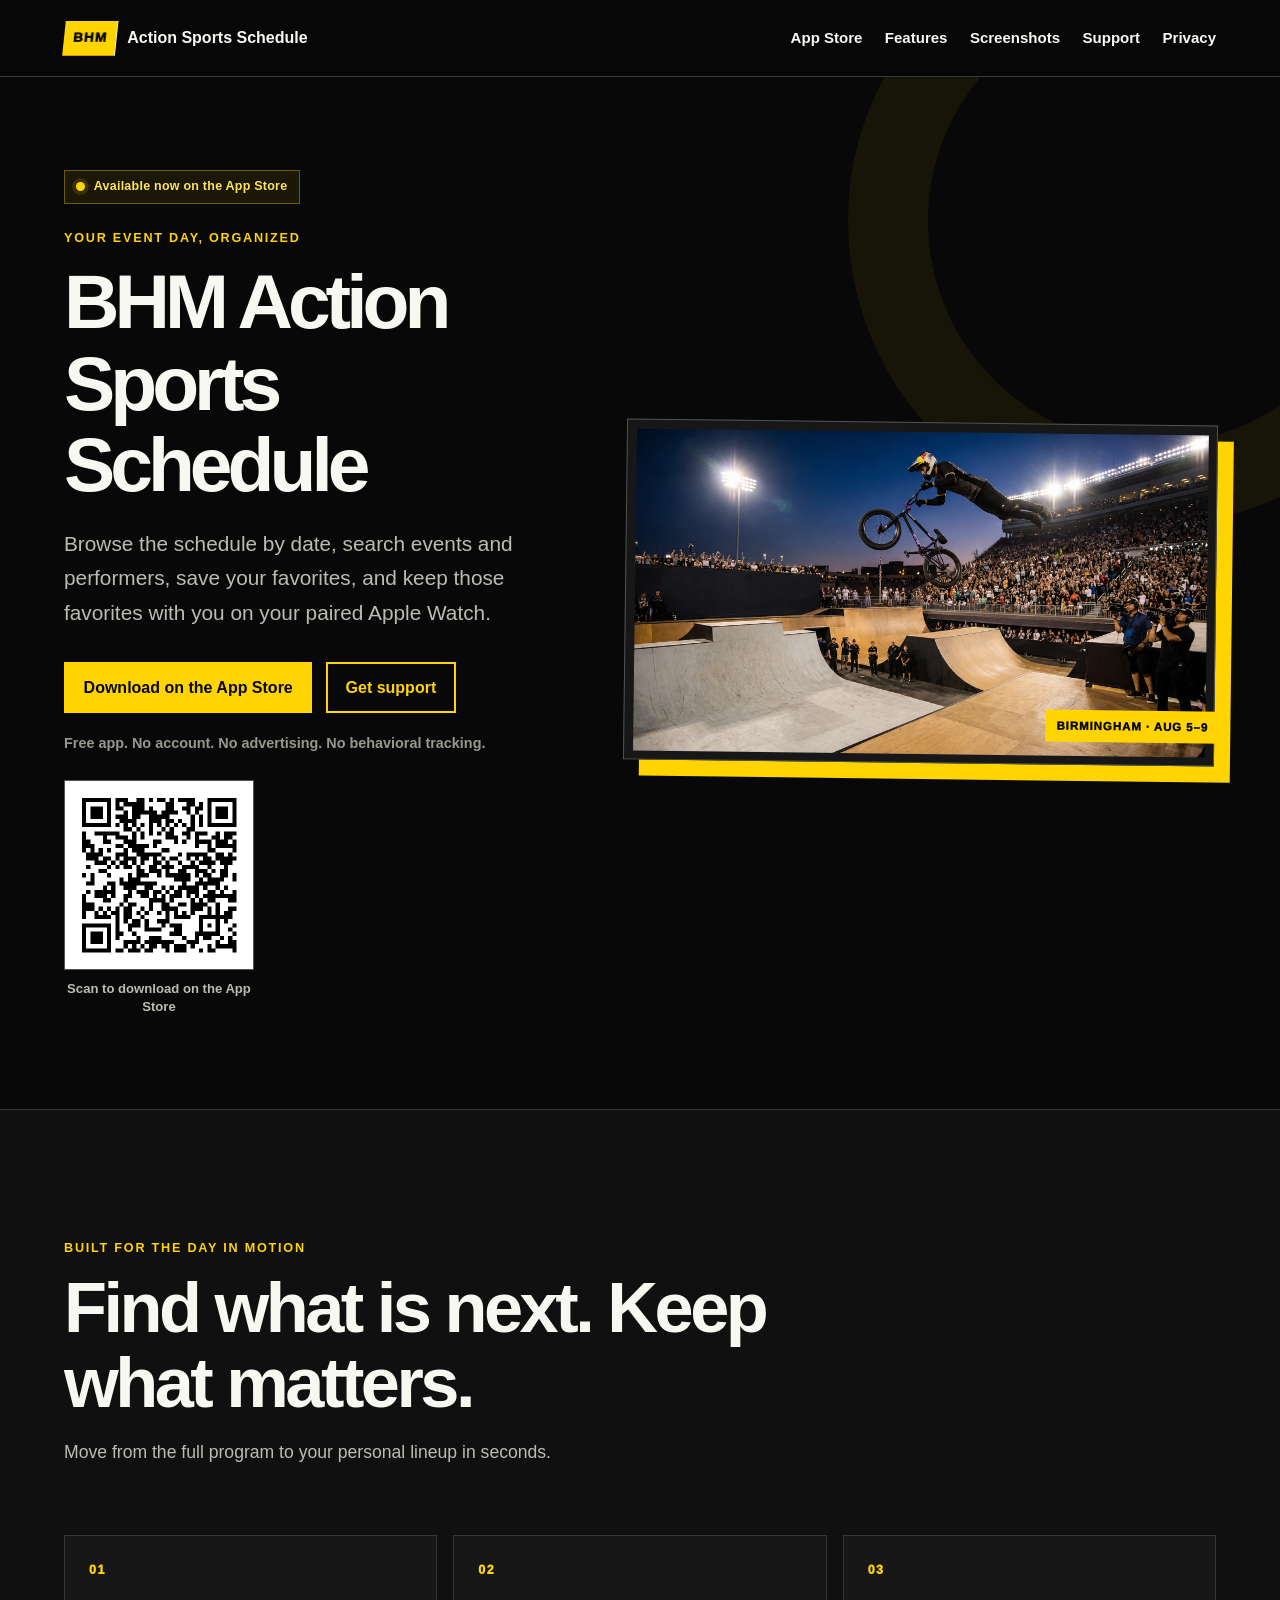
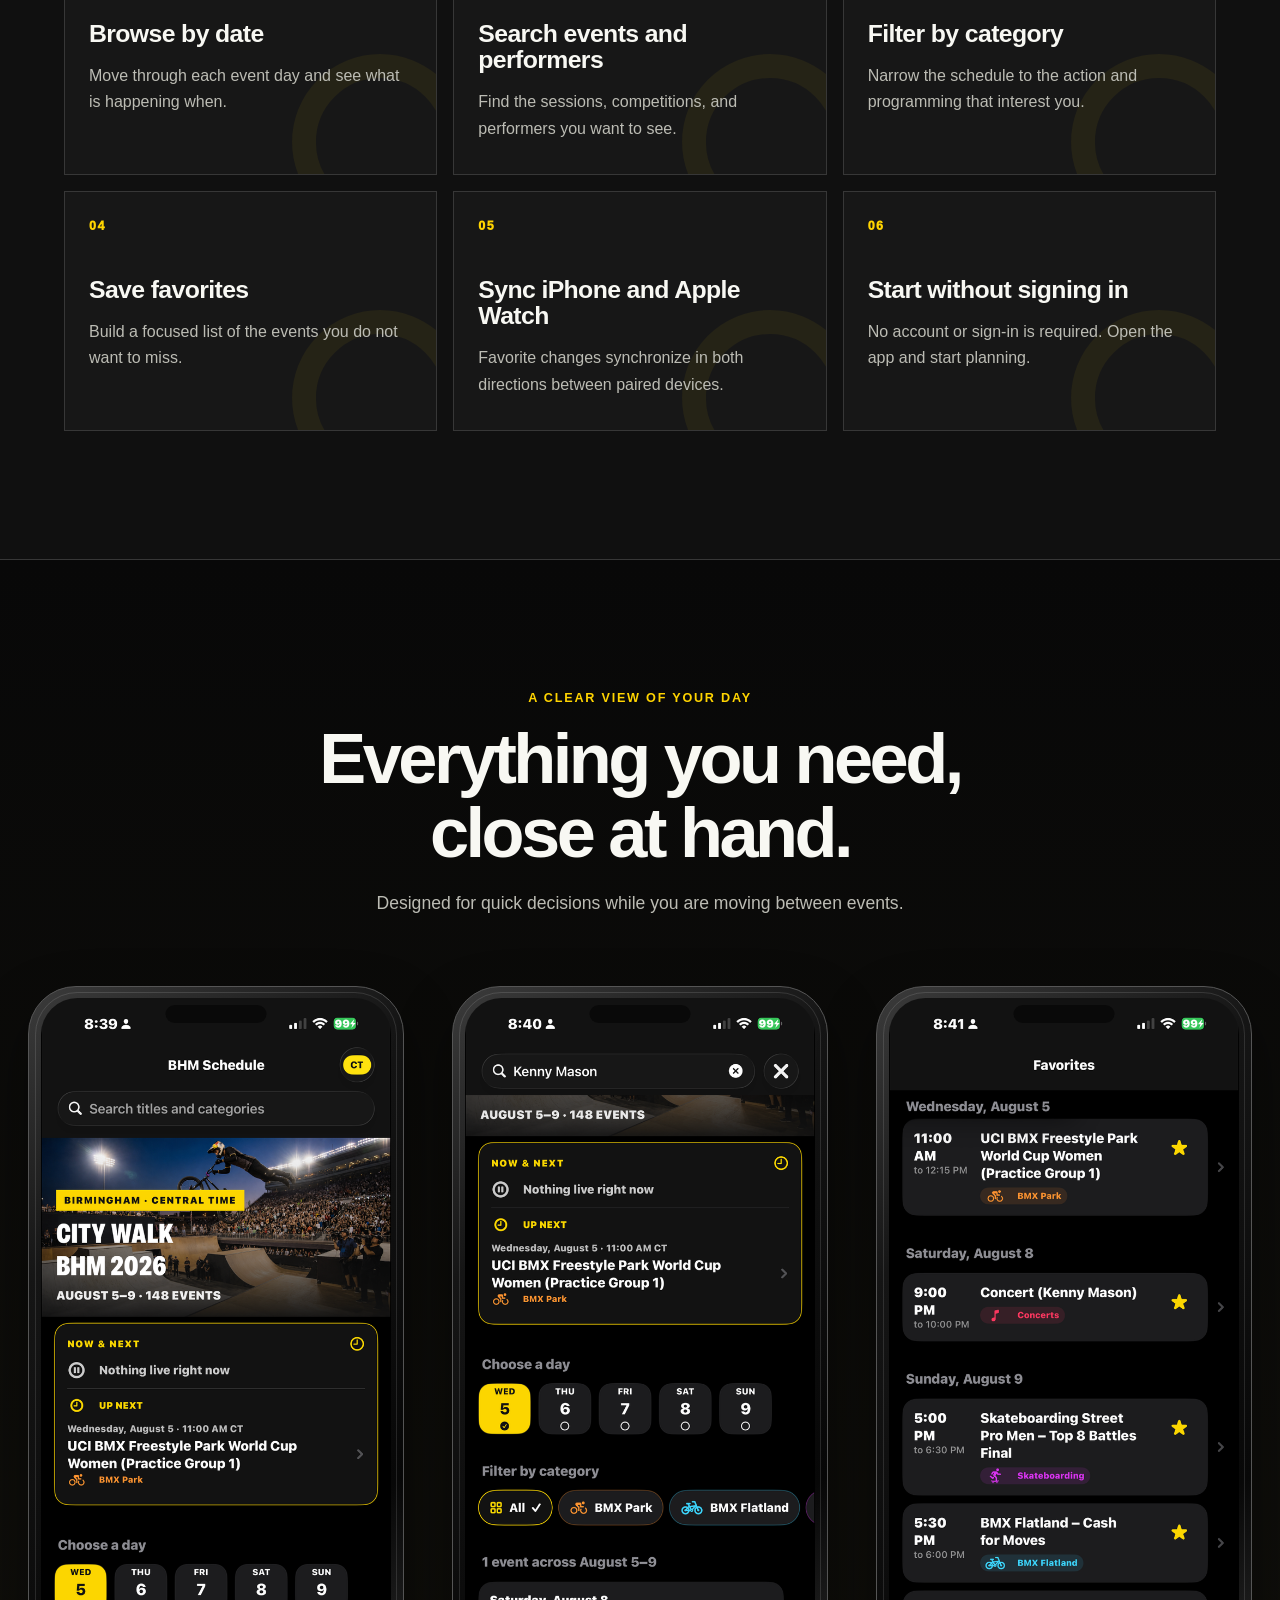
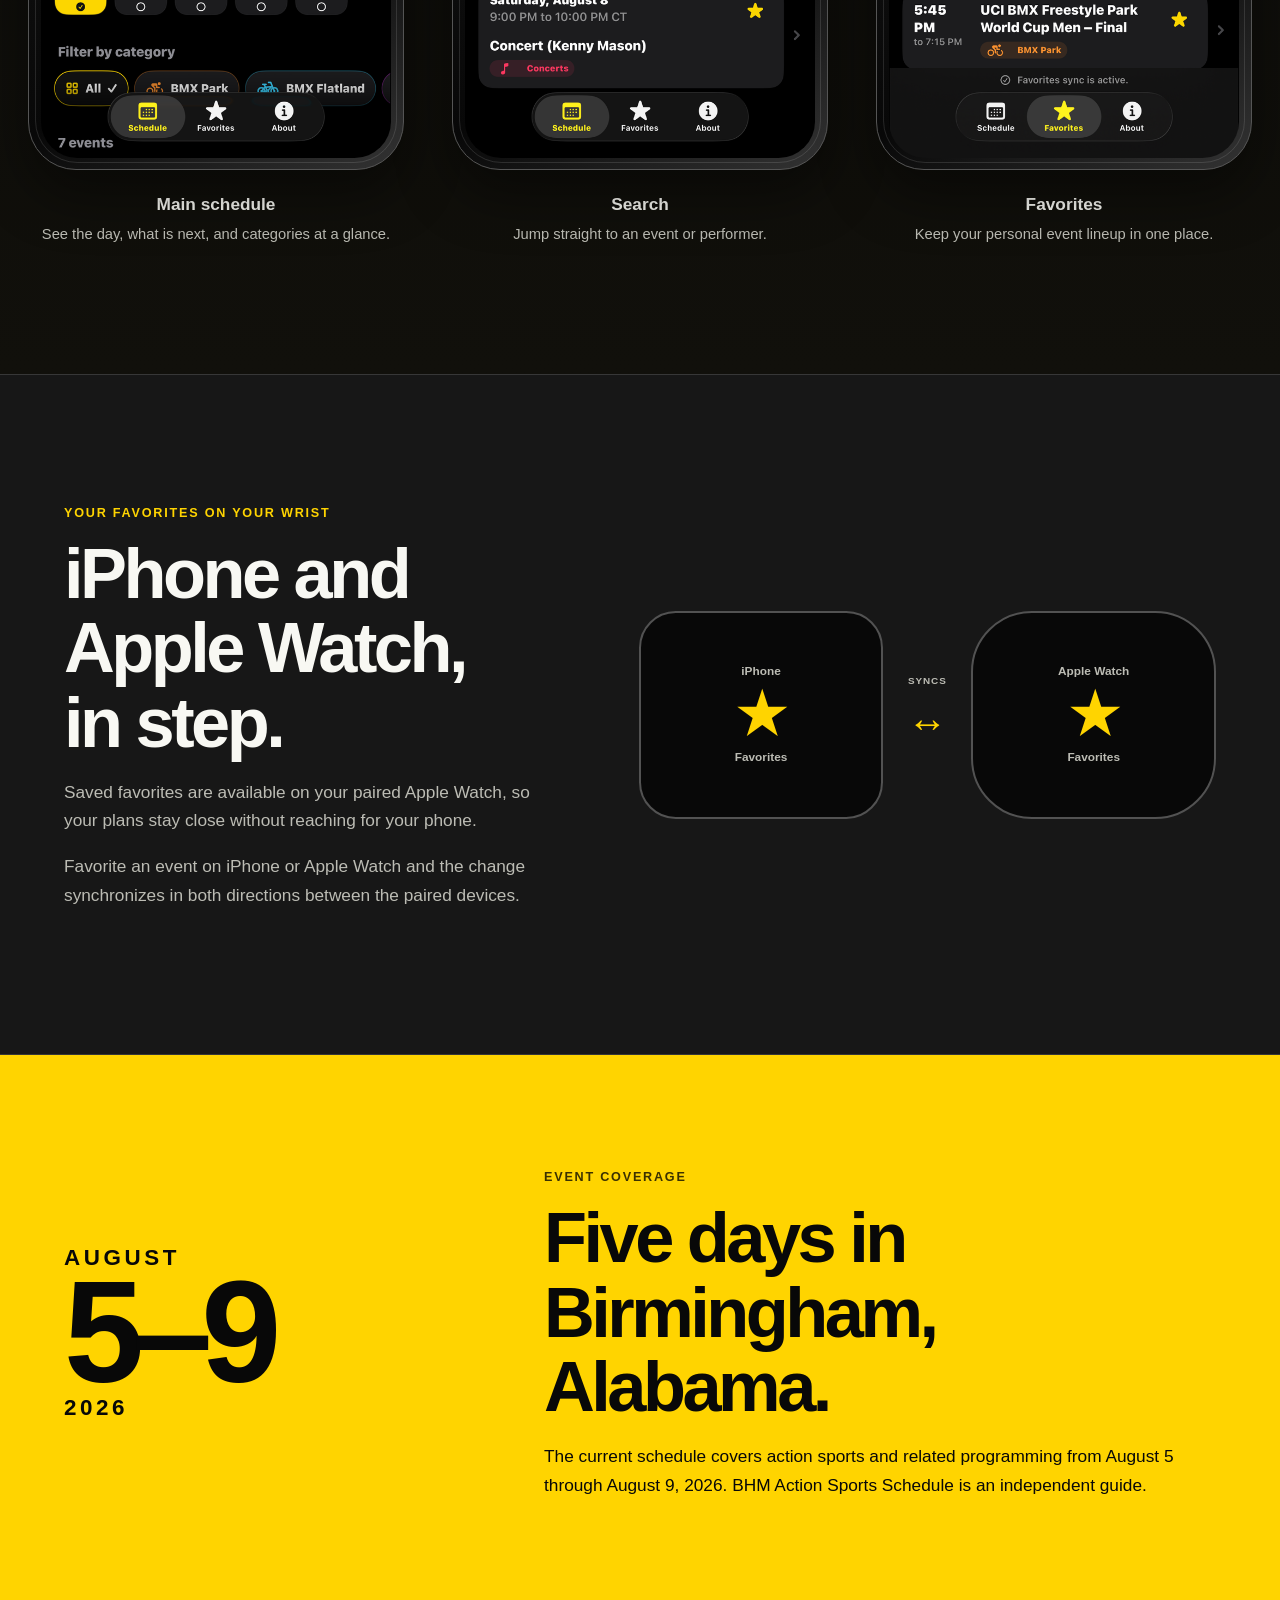
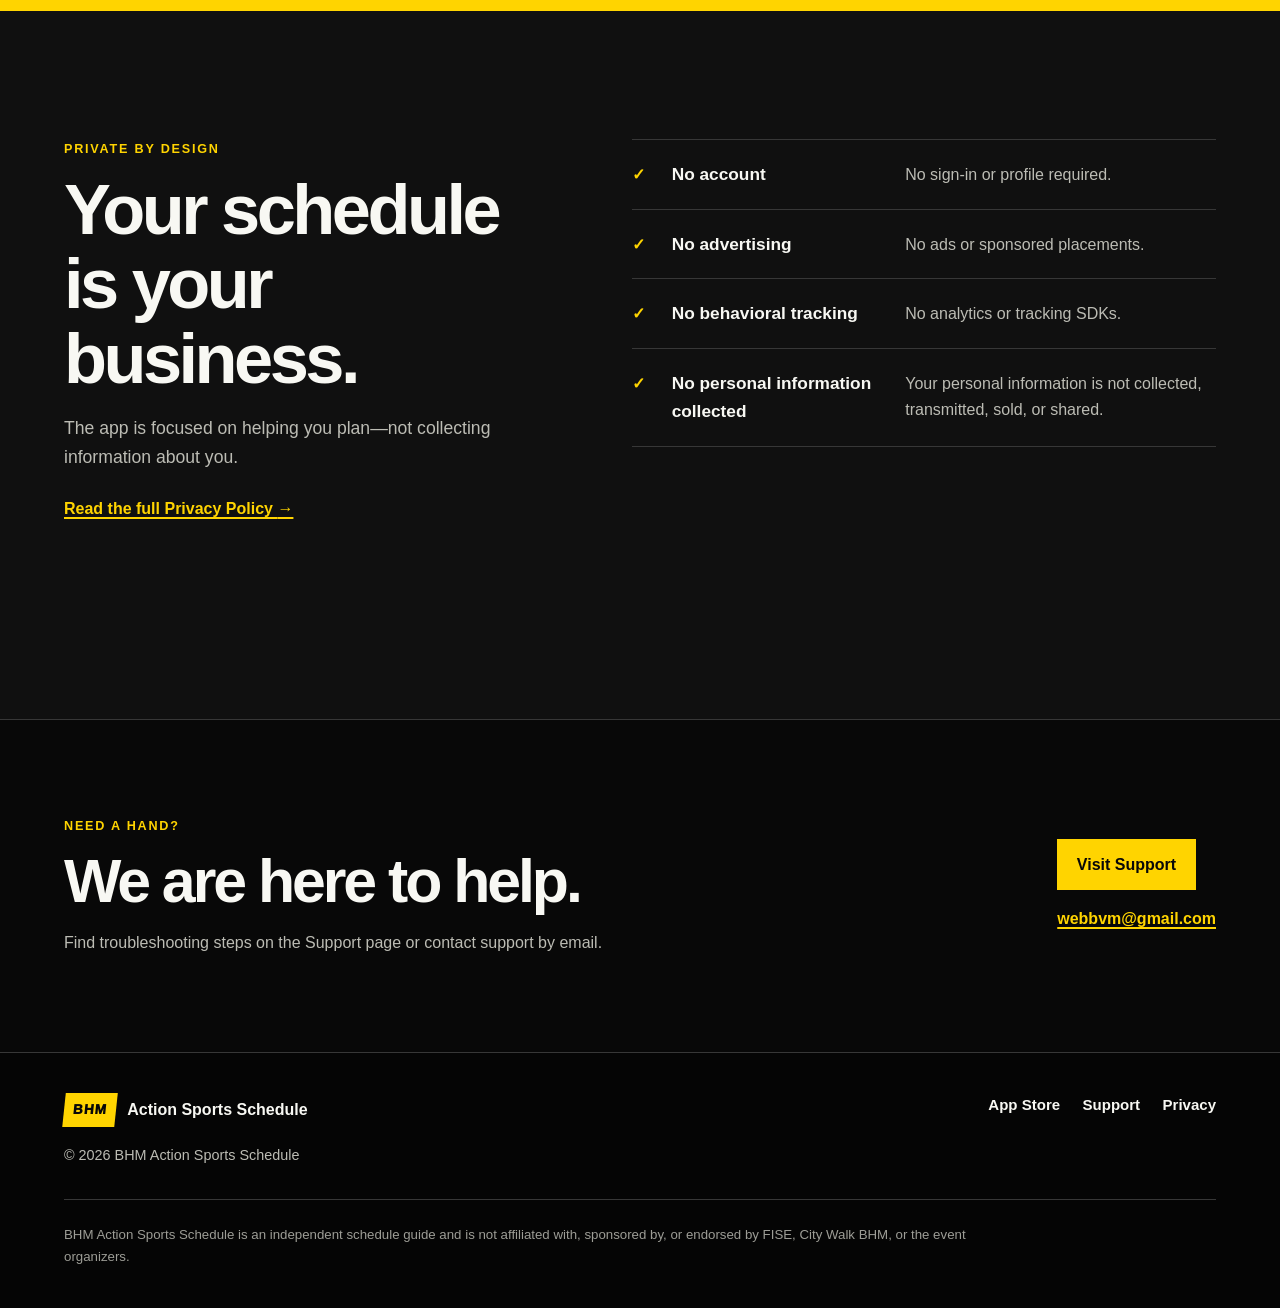
<file: index.html>
<!DOCTYPE html>
<html lang="en">
<head>
  <meta charset="utf-8">
  <meta name="viewport" content="width=device-width, initial-scale=1">
  <meta name="description" content="Download the free BHM Action Sports Schedule app for iPhone and Apple Watch. Browse the August 5–9, 2026 schedule, search, filter, and save favorites.">
  <meta name="robots" content="index, follow">
  <meta name="theme-color" content="#ffd400">
  <link rel="canonical" href="https://212hog.github.io/bhm-action-sports-schedule-pages/">

  <meta property="og:type" content="website">
  <meta property="og:site_name" content="BHM Action Sports Schedule">
  <meta property="og:title" content="BHM Action Sports Schedule">
  <meta property="og:description" content="Available now on the App Store: a free, private schedule guide for August 5–9, 2026 on iPhone and Apple Watch.">
  <meta property="og:url" content="https://212hog.github.io/bhm-action-sports-schedule-pages/">
  <meta property="og:image" content="https://212hog.github.io/bhm-action-sports-schedule-pages/assets/images/bhm-action-sports-hero.png">
  <meta property="og:image:width" content="1672">
  <meta property="og:image:height" content="941">
  <meta property="og:image:alt" content="A BMX rider performing above a ramp in front of a crowd">

  <meta name="twitter:card" content="summary_large_image">
  <meta name="twitter:title" content="BHM Action Sports Schedule">
  <meta name="twitter:description" content="Available now on the App Store. Browse, search, filter, and save the August 5–9, 2026 schedule on iPhone and Apple Watch.">
  <meta name="twitter:image" content="https://212hog.github.io/bhm-action-sports-schedule-pages/assets/images/bhm-action-sports-hero.png">
  <meta name="twitter:image:alt" content="A BMX rider performing above a ramp in front of a crowd">

  <title>BHM Action Sports Schedule | Birmingham Event Guide</title>
  <link rel="icon" href="./assets/site-icon.svg" type="image/svg+xml">
  <link rel="stylesheet" href="./styles.css">
</head>
<body>
  <a class="skip-link" href="#main-content">Skip to main content</a>

  <header class="site-header">
    <div class="shell header-inner">
      <a class="brand" href="./" aria-label="BHM Action Sports Schedule home" aria-current="page">
        <span class="brand-mark" aria-hidden="true">BHM</span>
        <span class="brand-name">Action Sports Schedule</span>
      </a>

      <nav class="desktop-nav" aria-label="Primary navigation">
        <a href="https://apps.apple.com/us/app/bhm-action-sports-schedule/id6797102752" aria-label="Download BHM Action Sports Schedule on the App Store">App Store</a>
        <a href="#features">Features</a>
        <a href="#screenshots">Screenshots</a>
        <a href="./support/">Support</a>
        <a href="./privacy/">Privacy</a>
      </nav>

      <details class="mobile-nav">
        <summary>Menu</summary>
        <nav aria-label="Mobile navigation">
          <a href="https://apps.apple.com/us/app/bhm-action-sports-schedule/id6797102752" aria-label="Download BHM Action Sports Schedule on the App Store">App Store</a>
          <a href="#features">Features</a>
          <a href="#screenshots">Screenshots</a>
          <a href="./support/">Support</a>
          <a href="./privacy/">Privacy</a>
        </nav>
      </details>
    </div>
  </header>

  <main id="main-content">
    <section class="hero-section" aria-labelledby="home-title">
      <div class="shell hero-layout">
        <div class="hero-copy">
          <p class="status-pill"><span aria-hidden="true"></span>Available now on the App Store</p>
          <p class="eyebrow">Your event day, organized</p>
          <h1 id="home-title">BHM Action Sports Schedule</h1>
          <p class="lede">Browse the schedule by date, search events and performers, save your favorites, and keep those favorites with you on your paired Apple Watch.</p>
          <div class="actions" role="group" aria-label="App availability and support">
            <a class="button button-primary" href="https://apps.apple.com/us/app/bhm-action-sports-schedule/id6797102752" aria-label="Download BHM Action Sports Schedule on the App Store">Download on the App Store</a>
            <a class="button button-secondary" href="./support/">Get support</a>
          </div>
          <p class="hero-note">Free app. No account. No advertising. No behavioral tracking.</p>
          <figure class="download-qr">
            <a href="https://apps.apple.com/us/app/bhm-action-sports-schedule/id6797102752" aria-label="Download BHM Action Sports Schedule on the App Store">
              <img src="./assets/images/app-store-qr.png" width="376" height="376" alt="QR code for downloading BHM Action Sports Schedule on the App Store">
            </a>
            <figcaption>Scan to download on the App Store</figcaption>
          </figure>
        </div>

        <div class="hero-visual">
          <span class="image-tag" aria-hidden="true">Birmingham · Aug 5–9</span>
          <picture>
            <source type="image/webp" srcset="./assets/images/bhm-action-sports-hero-960.webp 960w, ./assets/images/bhm-action-sports-hero-1672.webp 1672w" sizes="(min-width: 62rem) 48vw, calc(100vw - 2rem)">
            <img src="./assets/images/bhm-action-sports-hero.png" width="1672" height="941" alt="A BMX rider performing above a ramp in front of an energetic crowd" fetchpriority="high" decoding="async">
          </picture>
        </div>
      </div>
    </section>

    <section class="section section-dark" id="features" aria-labelledby="features-title">
      <div class="shell">
        <div class="section-heading">
          <p class="eyebrow">Built for the day in motion</p>
          <h2 id="features-title">Find what is next. Keep what matters.</h2>
          <p>Move from the full program to your personal lineup in seconds.</p>
        </div>

        <div class="feature-grid">
          <article class="feature-card">
            <span class="feature-number" aria-hidden="true">01</span>
            <h3>Browse by date</h3>
            <p>Move through each event day and see what is happening when.</p>
          </article>
          <article class="feature-card">
            <span class="feature-number" aria-hidden="true">02</span>
            <h3>Search events and performers</h3>
            <p>Find the sessions, competitions, and performers you want to see.</p>
          </article>
          <article class="feature-card">
            <span class="feature-number" aria-hidden="true">03</span>
            <h3>Filter by category</h3>
            <p>Narrow the schedule to the action and programming that interest you.</p>
          </article>
          <article class="feature-card">
            <span class="feature-number" aria-hidden="true">04</span>
            <h3>Save favorites</h3>
            <p>Build a focused list of the events you do not want to miss.</p>
          </article>
          <article class="feature-card">
            <span class="feature-number" aria-hidden="true">05</span>
            <h3>Sync iPhone and Apple Watch</h3>
            <p>Favorite changes synchronize in both directions between paired devices.</p>
          </article>
          <article class="feature-card">
            <span class="feature-number" aria-hidden="true">06</span>
            <h3>Start without signing in</h3>
            <p>No account or sign-in is required. Open the app and start planning.</p>
          </article>
        </div>
      </div>
    </section>

    <section class="section screenshots-section" id="screenshots" aria-labelledby="screenshots-title">
      <div class="shell shell-wide">
        <div class="section-heading section-heading-centered">
          <p class="eyebrow">A clear view of your day</p>
          <h2 id="screenshots-title">Everything you need, close at hand.</h2>
          <p>Designed for quick decisions while you are moving between events.</p>
        </div>

        <div class="screenshot-grid">
          <figure class="screenshot-card">
            <div class="device-frame">
              <span class="device-speaker" aria-hidden="true"></span>
              <picture>
                <source type="image/webp" srcset="./assets/images/app-schedule-642.webp 642w, ./assets/images/app-schedule-1284.webp 1284w" sizes="(min-width: 72rem) 22rem, (min-width: 46rem) 42vw, calc(100vw - 4rem)">
                <img src="./assets/images/app-schedule.png" width="1284" height="2778" alt="Main schedule screen showing event dates, category filters, and the next event" loading="lazy" decoding="async">
              </picture>
            </div>
            <figcaption><strong>Main schedule</strong><span>See the day, what is next, and categories at a glance.</span></figcaption>
          </figure>

          <figure class="screenshot-card">
            <div class="device-frame">
              <span class="device-speaker" aria-hidden="true"></span>
              <picture>
                <source type="image/webp" srcset="./assets/images/app-search-642.webp 642w, ./assets/images/app-search-1284.webp 1284w" sizes="(min-width: 72rem) 22rem, (min-width: 46rem) 42vw, calc(100vw - 4rem)">
                <img src="./assets/images/app-search.png" width="1284" height="2778" alt="Search screen showing a performer result with date, time, and category" loading="lazy" decoding="async">
              </picture>
            </div>
            <figcaption><strong>Search</strong><span>Jump straight to an event or performer.</span></figcaption>
          </figure>

          <figure class="screenshot-card">
            <div class="device-frame">
              <span class="device-speaker" aria-hidden="true"></span>
              <picture>
                <source type="image/webp" srcset="./assets/images/app-favorites-642.webp 642w, ./assets/images/app-favorites-1284.webp 1284w" sizes="(min-width: 72rem) 22rem, (min-width: 46rem) 42vw, calc(100vw - 4rem)">
                <img src="./assets/images/app-favorites.png" width="1284" height="2778" alt="Favorites screen listing saved action sports and concert events by day" loading="lazy" decoding="async">
              </picture>
            </div>
            <figcaption><strong>Favorites</strong><span>Keep your personal event lineup in one place.</span></figcaption>
          </figure>
        </div>
      </div>
    </section>

    <section class="section watch-section" aria-labelledby="watch-title">
      <div class="shell watch-layout">
        <div class="watch-copy">
          <p class="eyebrow">Your favorites on your wrist</p>
          <h2 id="watch-title">iPhone and Apple Watch, in step.</h2>
          <p>Saved favorites are available on your paired Apple Watch, so your plans stay close without reaching for your phone.</p>
          <p>Favorite an event on iPhone or Apple Watch and the change synchronizes in both directions between the paired devices.</p>
        </div>

        <div class="sync-visual" role="img" aria-label="Favorites synchronize both ways between iPhone and Apple Watch">
          <div class="sync-device sync-phone">
            <span>iPhone</span>
            <strong aria-hidden="true">★</strong>
            <small>Favorites</small>
          </div>
          <div class="sync-arrow" aria-hidden="true"><span>syncs</span>↔</div>
          <div class="sync-device sync-watch">
            <span>Apple Watch</span>
            <strong aria-hidden="true">★</strong>
            <small>Favorites</small>
          </div>
        </div>
      </div>
    </section>

    <section class="coverage-section" aria-labelledby="coverage-title">
      <div class="shell coverage-layout">
        <p class="coverage-date"><span>August</span><strong>5–9</strong><span>2026</span></p>
        <div>
          <p class="eyebrow eyebrow-dark">Event coverage</p>
          <h2 id="coverage-title">Five days in Birmingham, Alabama.</h2>
          <p>The current schedule covers action sports and related programming from August 5 through August 9, 2026. BHM Action Sports Schedule is an independent guide.</p>
        </div>
      </div>
    </section>

    <section class="section privacy-section" aria-labelledby="privacy-title">
      <div class="shell privacy-layout">
        <div class="section-heading">
          <p class="eyebrow">Private by design</p>
          <h2 id="privacy-title">Your schedule is your business.</h2>
          <p>The app is focused on helping you plan—not collecting information about you.</p>
          <a class="text-link" href="./privacy/">Read the full Privacy Policy <span aria-hidden="true">→</span></a>
        </div>

        <ul class="privacy-list">
          <li><strong>No account</strong><span>No sign-in or profile required.</span></li>
          <li><strong>No advertising</strong><span>No ads or sponsored placements.</span></li>
          <li><strong>No behavioral tracking</strong><span>No analytics or tracking SDKs.</span></li>
          <li><strong>No personal information collected</strong><span>Your personal information is not collected, transmitted, sold, or shared.</span></li>
        </ul>
      </div>
    </section>

    <section class="support-callout" aria-labelledby="support-title">
      <div class="shell support-callout-inner">
        <div>
          <p class="eyebrow">Need a hand?</p>
          <h2 id="support-title">We are here to help.</h2>
          <p>Find troubleshooting steps on the Support page or contact support by email.</p>
        </div>
        <div class="support-actions">
          <a class="button button-primary" href="./support/">Visit Support</a>
          <a class="email-link" href="mailto:webbvm@gmail.com">webbvm@gmail.com</a>
        </div>
      </div>
    </section>
  </main>

  <footer class="site-footer">
    <div class="shell footer-inner">
      <div>
        <a class="brand footer-brand" href="./" aria-label="BHM Action Sports Schedule home">
          <span class="brand-mark" aria-hidden="true">BHM</span>
          <span class="brand-name">Action Sports Schedule</span>
        </a>
        <p class="copyright">&copy; 2026 BHM Action Sports Schedule</p>
      </div>
      <nav aria-label="Footer navigation">
        <a href="https://apps.apple.com/us/app/bhm-action-sports-schedule/id6797102752" aria-label="Download BHM Action Sports Schedule on the App Store">App Store</a>
        <a href="./support/">Support</a>
        <a href="./privacy/">Privacy</a>
      </nav>
    </div>
    <div class="shell footer-legal">
      <p>BHM Action Sports Schedule is an independent schedule guide and is not affiliated with, sponsored by, or endorsed by FISE, City Walk BHM, or the event organizers.</p>
    </div>
  </footer>
</body>
</html>
</file>
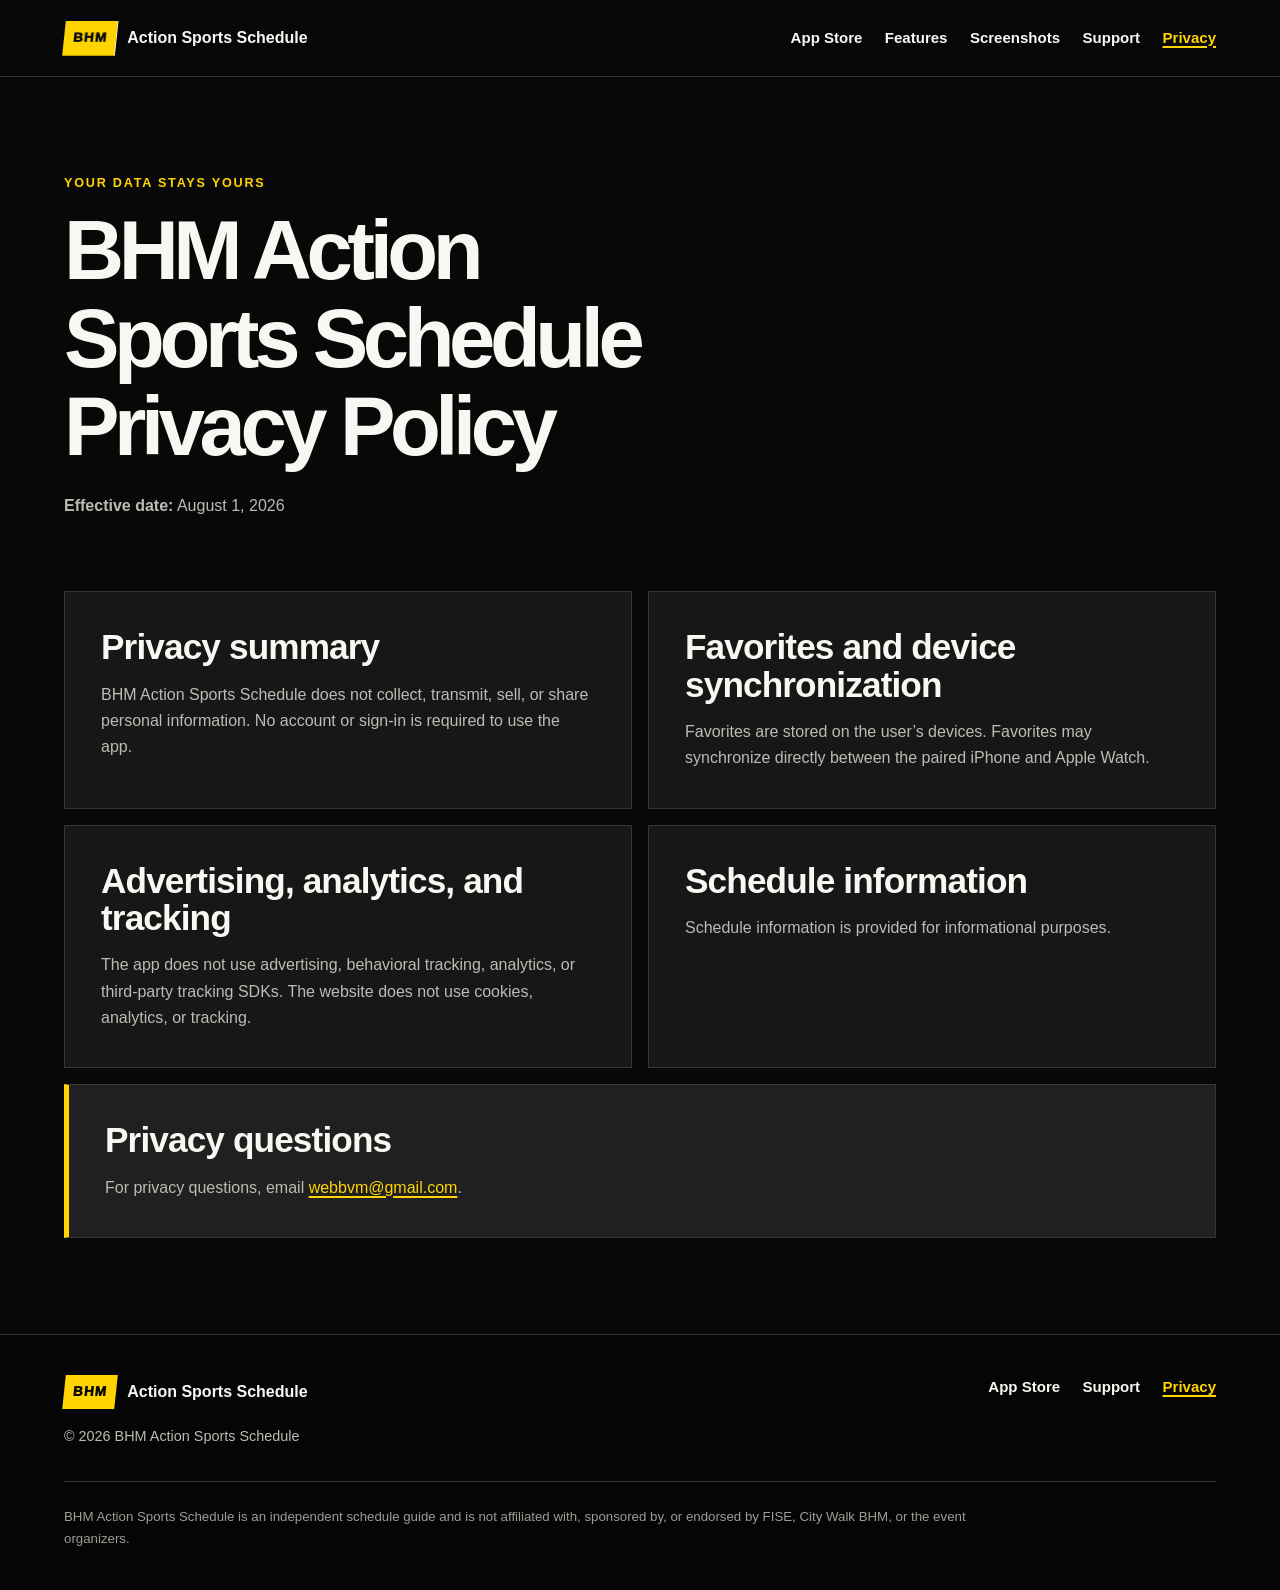
<file: privacy/index.html>
<!DOCTYPE html>
<html lang="en">
<head>
  <meta charset="utf-8">
  <meta name="viewport" content="width=device-width, initial-scale=1">
  <meta name="description" content="Privacy policy for the BHM Action Sports Schedule iPhone and Apple Watch app, effective August 1, 2026.">
  <meta name="theme-color" content="#ffd400">
  <link rel="canonical" href="https://212hog.github.io/bhm-action-sports-schedule-pages/privacy/">
  <title>BHM Action Sports Schedule Privacy Policy</title>
  <link rel="icon" href="../assets/site-icon.svg" type="image/svg+xml">
  <link rel="stylesheet" href="../styles.css">
</head>
<body>
  <a class="skip-link" href="#main-content">Skip to main content</a>

  <header class="site-header">
    <div class="shell header-inner">
      <a class="brand" href="../" aria-label="BHM Action Sports Schedule home">
        <span class="brand-mark" aria-hidden="true">BHM</span>
        <span class="brand-name">Action Sports Schedule</span>
      </a>
      <nav class="desktop-nav" aria-label="Primary navigation">
        <a href="https://apps.apple.com/us/app/bhm-action-sports-schedule/id6797102752" aria-label="Download BHM Action Sports Schedule on the App Store">App Store</a>
        <a href="../#features">Features</a>
        <a href="../#screenshots">Screenshots</a>
        <a href="../support/">Support</a>
        <a href="./" aria-current="page">Privacy</a>
      </nav>
      <details class="mobile-nav">
        <summary>Menu</summary>
        <nav aria-label="Mobile navigation">
          <a href="https://apps.apple.com/us/app/bhm-action-sports-schedule/id6797102752" aria-label="Download BHM Action Sports Schedule on the App Store">App Store</a>
          <a href="../#features">Features</a>
          <a href="../#screenshots">Screenshots</a>
          <a href="../support/">Support</a>
          <a href="./" aria-current="page">Privacy</a>
        </nav>
      </details>
    </div>
  </header>

  <main class="shell page-content" id="main-content">
    <header class="page-heading">
      <p class="eyebrow">Your data stays yours</p>
      <h1>BHM Action Sports Schedule Privacy Policy</h1>
      <p class="effective-date"><strong>Effective date:</strong> <time datetime="2026-08-01">August 1, 2026</time></p>
    </header>

    <div class="policy-layout">
      <section class="content-card" aria-labelledby="privacy-summary-title">
        <h2 id="privacy-summary-title">Privacy summary</h2>
        <p>BHM Action Sports Schedule does not collect, transmit, sell, or share personal information. No account or sign-in is required to use the app.</p>
      </section>

      <section class="content-card" aria-labelledby="favorites-title">
        <h2 id="favorites-title">Favorites and device synchronization</h2>
        <p>Favorites are stored on the user&rsquo;s devices. Favorites may synchronize directly between the paired iPhone and Apple Watch.</p>
      </section>

      <section class="content-card" aria-labelledby="tracking-title">
        <h2 id="tracking-title">Advertising, analytics, and tracking</h2>
        <p>The app does not use advertising, behavioral tracking, analytics, or third-party tracking SDKs. The website does not use cookies, analytics, or tracking.</p>
      </section>

      <section class="content-card" aria-labelledby="schedule-title">
        <h2 id="schedule-title">Schedule information</h2>
        <p>Schedule information is provided for informational purposes.</p>
      </section>

      <section class="content-card accent-card" aria-labelledby="privacy-contact-title">
        <h2 id="privacy-contact-title">Privacy questions</h2>
        <p>For privacy questions, email <a href="mailto:webbvm@gmail.com">webbvm@gmail.com</a>.</p>
      </section>
    </div>
  </main>

  <footer class="site-footer">
    <div class="shell footer-inner">
      <div>
        <a class="brand footer-brand" href="../" aria-label="BHM Action Sports Schedule home">
          <span class="brand-mark" aria-hidden="true">BHM</span>
          <span class="brand-name">Action Sports Schedule</span>
        </a>
        <p class="copyright">&copy; 2026 BHM Action Sports Schedule</p>
      </div>
      <nav aria-label="Footer navigation">
        <a href="https://apps.apple.com/us/app/bhm-action-sports-schedule/id6797102752" aria-label="Download BHM Action Sports Schedule on the App Store">App Store</a>
        <a href="../support/">Support</a>
        <a href="./" aria-current="page">Privacy</a>
      </nav>
    </div>
    <div class="shell footer-legal">
      <p>BHM Action Sports Schedule is an independent schedule guide and is not affiliated with, sponsored by, or endorsed by FISE, City Walk BHM, or the event organizers.</p>
    </div>
  </footer>
</body>
</html>
</file>
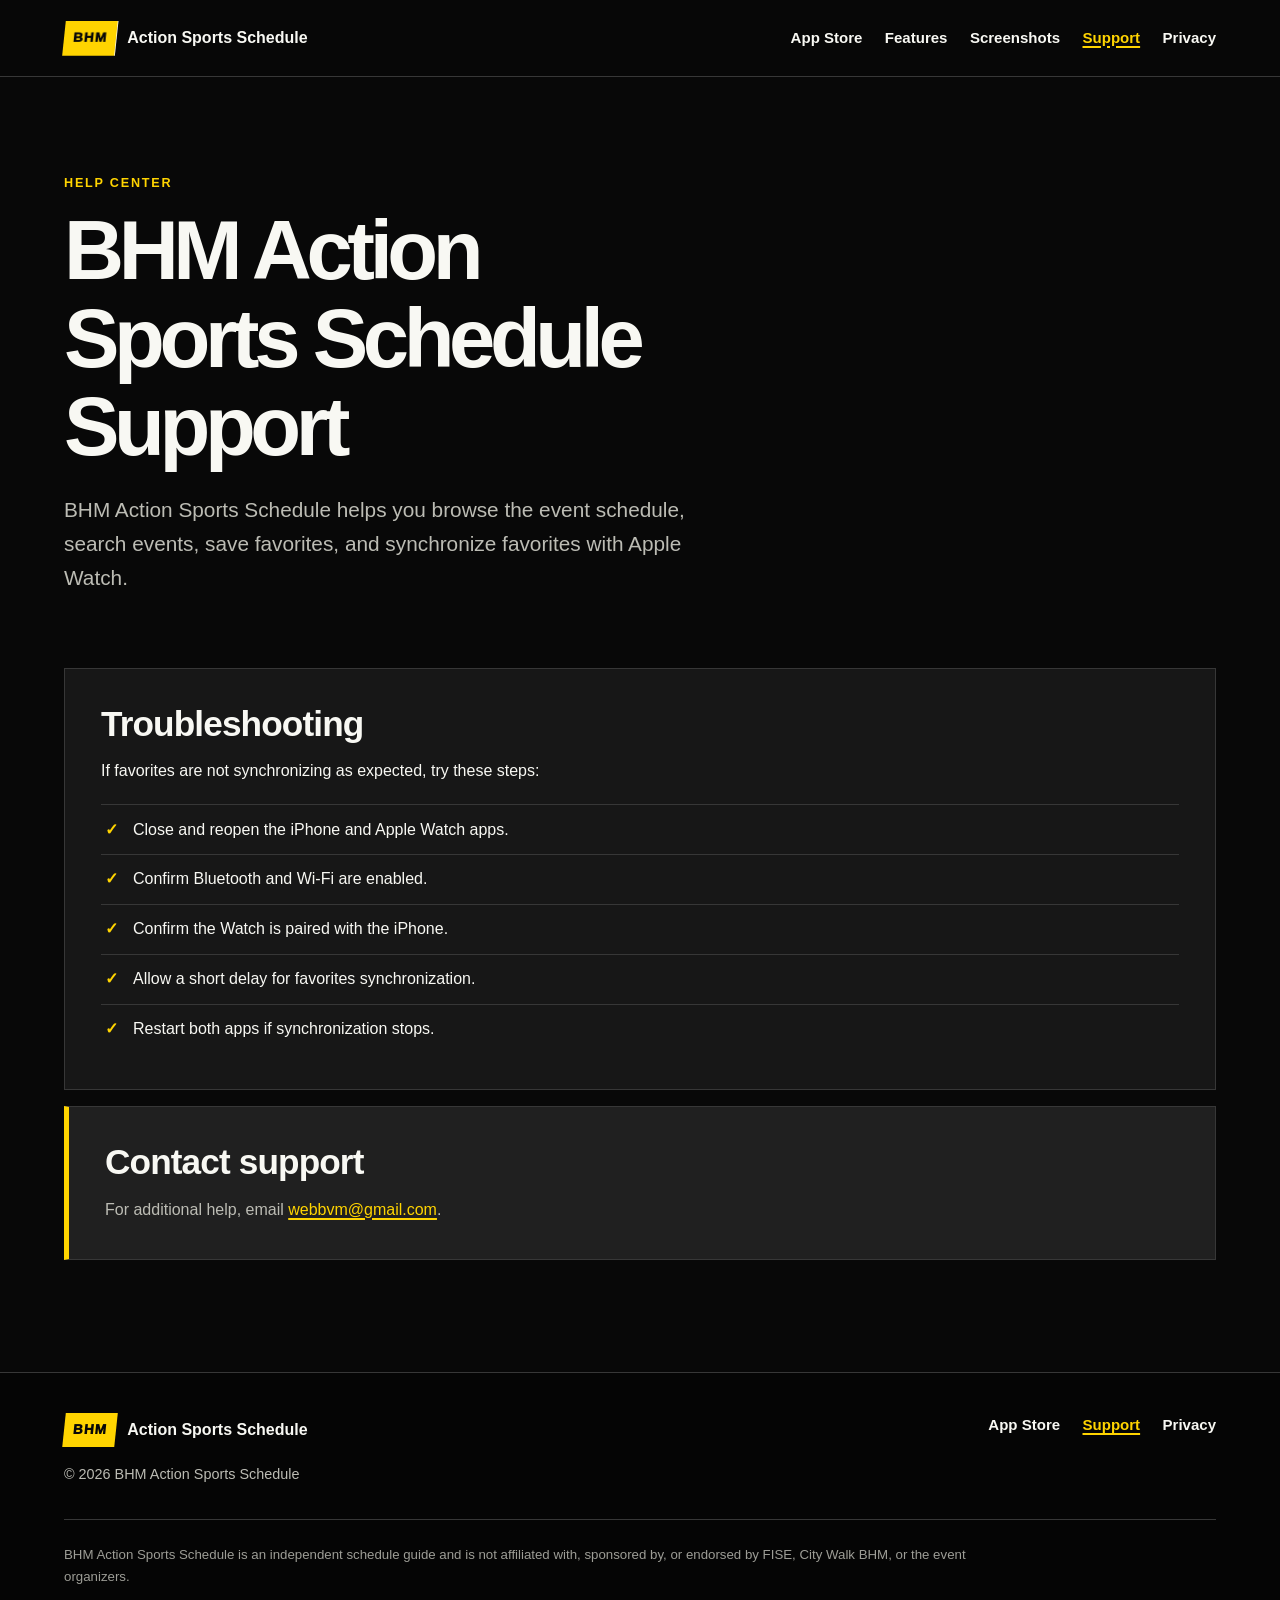
<file: support/index.html>
<!DOCTYPE html>
<html lang="en">
<head>
  <meta charset="utf-8">
  <meta name="viewport" content="width=device-width, initial-scale=1">
  <meta name="description" content="Support and troubleshooting help for the BHM Action Sports Schedule iPhone and Apple Watch app.">
  <meta name="theme-color" content="#ffd400">
  <link rel="canonical" href="https://212hog.github.io/bhm-action-sports-schedule-pages/support/">
  <title>BHM Action Sports Schedule Support</title>
  <link rel="icon" href="../assets/site-icon.svg" type="image/svg+xml">
  <link rel="stylesheet" href="../styles.css">
</head>
<body>
  <a class="skip-link" href="#main-content">Skip to main content</a>

  <header class="site-header">
    <div class="shell header-inner">
      <a class="brand" href="../" aria-label="BHM Action Sports Schedule home">
        <span class="brand-mark" aria-hidden="true">BHM</span>
        <span class="brand-name">Action Sports Schedule</span>
      </a>
      <nav class="desktop-nav" aria-label="Primary navigation">
        <a href="https://apps.apple.com/us/app/bhm-action-sports-schedule/id6797102752" aria-label="Download BHM Action Sports Schedule on the App Store">App Store</a>
        <a href="../#features">Features</a>
        <a href="../#screenshots">Screenshots</a>
        <a href="./" aria-current="page">Support</a>
        <a href="../privacy/">Privacy</a>
      </nav>
      <details class="mobile-nav">
        <summary>Menu</summary>
        <nav aria-label="Mobile navigation">
          <a href="https://apps.apple.com/us/app/bhm-action-sports-schedule/id6797102752" aria-label="Download BHM Action Sports Schedule on the App Store">App Store</a>
          <a href="../#features">Features</a>
          <a href="../#screenshots">Screenshots</a>
          <a href="./" aria-current="page">Support</a>
          <a href="../privacy/">Privacy</a>
        </nav>
      </details>
    </div>
  </header>

  <main class="shell page-content" id="main-content">
    <header class="page-heading">
      <p class="eyebrow">Help center</p>
      <h1>BHM Action Sports Schedule Support</h1>
      <p class="lede">BHM Action Sports Schedule helps you browse the event schedule, search events, save favorites, and synchronize favorites with Apple Watch.</p>
    </header>

    <section class="content-card" aria-labelledby="troubleshooting-title">
      <h2 id="troubleshooting-title">Troubleshooting</h2>
      <p>If favorites are not synchronizing as expected, try these steps:</p>
      <ul class="checklist">
        <li>Close and reopen the iPhone and Apple Watch apps.</li>
        <li>Confirm Bluetooth and Wi-Fi are enabled.</li>
        <li>Confirm the Watch is paired with the iPhone.</li>
        <li>Allow a short delay for favorites synchronization.</li>
        <li>Restart both apps if synchronization stops.</li>
      </ul>
    </section>

    <section class="content-card accent-card" aria-labelledby="contact-title">
      <h2 id="contact-title">Contact support</h2>
      <p>For additional help, email <a href="mailto:webbvm@gmail.com">webbvm@gmail.com</a>.</p>
    </section>
  </main>

  <footer class="site-footer">
    <div class="shell footer-inner">
      <div>
        <a class="brand footer-brand" href="../" aria-label="BHM Action Sports Schedule home">
          <span class="brand-mark" aria-hidden="true">BHM</span>
          <span class="brand-name">Action Sports Schedule</span>
        </a>
        <p class="copyright">&copy; 2026 BHM Action Sports Schedule</p>
      </div>
      <nav aria-label="Footer navigation">
        <a href="https://apps.apple.com/us/app/bhm-action-sports-schedule/id6797102752" aria-label="Download BHM Action Sports Schedule on the App Store">App Store</a>
        <a href="./" aria-current="page">Support</a>
        <a href="../privacy/">Privacy</a>
      </nav>
    </div>
    <div class="shell footer-legal">
      <p>BHM Action Sports Schedule is an independent schedule guide and is not affiliated with, sponsored by, or endorsed by FISE, City Walk BHM, or the event organizers.</p>
    </div>
  </footer>
</body>
</html>
</file>
<file: styles.css>
:root {
  color-scheme: dark;
  --black: #080808;
  --black-soft: #101010;
  --surface: #171717;
  --surface-raised: #202020;
  --white: #f8f8f3;
  --muted: #bcbcb4;
  --yellow: #ffd400;
  --yellow-soft: #ffe45c;
  --yellow-deep: #e6bd00;
  --border: #373737;
  --border-strong: #525252;
  --max-width: 72rem;
  --wide-width: 80rem;
}

* {
  box-sizing: border-box;
}

html {
  font-size: 100%;
  scroll-behavior: smooth;
  scroll-padding-top: 6rem;
}

body {
  min-width: 20rem;
  min-height: 100vh;
  margin: 0;
  overflow-x: hidden;
  background: var(--black);
  color: var(--white);
  font-family: -apple-system, BlinkMacSystemFont, "Segoe UI", Helvetica, Arial, sans-serif;
  font-size: 1rem;
  line-height: 1.65;
  text-rendering: optimizeLegibility;
}

img {
  display: block;
  max-width: 100%;
  height: auto;
}

a {
  color: var(--yellow);
  text-underline-offset: 0.2em;
  text-decoration-thickness: 0.1em;
}

a:hover {
  color: var(--yellow-soft);
}

a:focus-visible,
summary:focus-visible {
  outline: 0.2rem solid var(--yellow);
  outline-offset: 0.25rem;
  border-radius: 0.15rem;
}

.skip-link {
  position: fixed;
  z-index: 1000;
  top: 0.75rem;
  left: 0.75rem;
  padding: 0.65rem 1rem;
  background: var(--yellow);
  color: var(--black);
  font-weight: 850;
  transform: translateY(-200%);
}

.skip-link:focus {
  color: var(--black);
  transform: translateY(0);
}

.shell {
  width: min(calc(100% - 2rem), var(--max-width));
  margin-inline: auto;
}

.shell-wide {
  width: min(calc(100% - 2rem), var(--wide-width));
}

.site-header {
  position: sticky;
  z-index: 100;
  top: 0;
  border-bottom: 1px solid var(--border);
  background: rgba(8, 8, 8, 0.96);
}

.header-inner,
.footer-inner {
  display: flex;
  align-items: center;
  justify-content: space-between;
  gap: 1.5rem;
}

.header-inner {
  position: relative;
  min-height: 4.75rem;
}

.brand {
  display: inline-flex;
  min-width: 0;
  align-items: center;
  gap: 0.7rem;
  color: var(--white);
  font-weight: 800;
  line-height: 1.15;
  text-decoration: none;
}

.brand:hover {
  color: var(--white);
}

.brand-mark {
  display: inline-grid;
  min-width: 3.25rem;
  min-height: 2.15rem;
  flex: 0 0 auto;
  place-items: center;
  padding: 0.2rem 0.5rem;
  background: var(--yellow);
  color: var(--black);
  font-size: 0.85rem;
  font-weight: 950;
  letter-spacing: 0.08em;
  transform: skew(-6deg);
}

.brand-name {
  max-width: 12rem;
}

.desktop-nav,
.footer-inner nav {
  display: flex;
  flex-wrap: wrap;
  align-items: center;
  gap: 0.35rem 1.4rem;
}

nav a {
  color: var(--white);
  font-size: 0.94rem;
  font-weight: 750;
  text-decoration-color: transparent;
}

nav a:hover,
nav a[aria-current="page"] {
  color: var(--yellow);
  text-decoration-color: currentColor;
}

.desktop-nav {
  display: none;
}

.mobile-nav summary {
  min-width: 4.25rem;
  padding: 0.45rem 0.7rem;
  border: 1px solid var(--border-strong);
  color: var(--white);
  cursor: pointer;
  font-size: 0.88rem;
  font-weight: 800;
  list-style: none;
  text-align: center;
}

.mobile-nav summary::-webkit-details-marker {
  display: none;
}

.mobile-nav[open] summary {
  border-color: var(--yellow);
  color: var(--yellow);
}

.mobile-nav nav {
  position: absolute;
  top: calc(100% - 0.35rem);
  right: 0;
  display: grid;
  width: min(18rem, calc(100vw - 2rem));
  padding: 0.55rem;
  border: 1px solid var(--border-strong);
  background: var(--surface-raised);
  box-shadow: 0 1.2rem 2.5rem rgba(0, 0, 0, 0.5);
}

.mobile-nav nav a {
  padding: 0.7rem 0.75rem;
}

.hero-section {
  position: relative;
  overflow: hidden;
  padding-block: clamp(3.2rem, 8vw, 7rem);
}

.hero-section::before {
  position: absolute;
  z-index: -1;
  top: -10rem;
  right: -11rem;
  width: 28rem;
  height: 28rem;
  border: 5rem solid rgba(255, 212, 0, 0.06);
  border-radius: 50%;
  content: "";
}

.hero-layout {
  display: grid;
  gap: clamp(2.5rem, 6vw, 5rem);
  align-items: center;
}

.status-pill {
  display: inline-flex;
  align-items: center;
  gap: 0.55rem;
  margin: 0 0 1.5rem;
  padding: 0.35rem 0.7rem;
  border: 1px solid #6c5b00;
  background: rgba(255, 212, 0, 0.08);
  color: var(--yellow-soft);
  font-size: 0.78rem;
  font-weight: 800;
  letter-spacing: 0.02em;
}

.status-pill span {
  width: 0.55rem;
  height: 0.55rem;
  border-radius: 50%;
  background: var(--yellow);
  box-shadow: 0 0 0 0.25rem rgba(255, 212, 0, 0.12);
}

.eyebrow {
  margin: 0 0 0.8rem;
  color: var(--yellow);
  font-size: 0.79rem;
  font-weight: 900;
  letter-spacing: 0.14em;
  text-transform: uppercase;
}

.eyebrow-dark {
  color: #3b3100;
}

h1,
h2,
h3,
p {
  overflow-wrap: break-word;
}

h1,
h2,
h3 {
  margin-top: 0;
  line-height: 1.06;
}

h1 {
  max-width: 11ch;
  margin-bottom: 1.35rem;
  font-size: clamp(3rem, 13vw, 6.6rem);
  letter-spacing: -0.065em;
}

h2 {
  margin-bottom: 1rem;
  font-size: clamp(2.2rem, 7vw, 4.4rem);
  letter-spacing: -0.05em;
}

h3 {
  margin-bottom: 0.65rem;
  font-size: clamp(1.25rem, 3vw, 1.55rem);
  letter-spacing: -0.025em;
}

.lede {
  max-width: 42rem;
  margin: 0;
  color: var(--muted);
  font-size: clamp(1.08rem, 2.4vw, 1.3rem);
}

.actions {
  display: flex;
  flex-wrap: wrap;
  gap: 0.85rem;
  margin-top: 2rem;
}

.button {
  display: inline-flex;
  min-height: 3.2rem;
  align-items: center;
  justify-content: center;
  padding: 0.7rem 1.1rem;
  border: 2px solid var(--yellow);
  font-weight: 850;
  line-height: 1.25;
  text-align: center;
  text-decoration: none;
}

.button-primary {
  background: var(--yellow);
  color: var(--black);
}

.button-primary:hover {
  background: var(--yellow-soft);
  color: var(--black);
}

.button-secondary {
  color: var(--yellow);
}

.button-secondary:hover {
  border-color: var(--yellow-soft);
  color: var(--yellow-soft);
}

.hero-note {
  margin: 1.2rem 0 0;
  color: #989890;
  font-size: 0.9rem;
  font-weight: 650;
}

.download-qr {
  display: grid;
  max-width: 11.875rem;
  gap: 0.65rem;
  margin: 1.5rem 0 0;
}

.download-qr a {
  display: block;
  border: 1px solid var(--border-strong);
  background: #fff;
}

.download-qr img {
  width: 100%;
}

.download-qr figcaption {
  color: var(--muted);
  font-size: 0.82rem;
  font-weight: 750;
  line-height: 1.35;
  text-align: center;
}

.hero-visual {
  position: relative;
  padding: 0.55rem;
  border: 1px solid var(--border-strong);
  background: var(--surface);
  box-shadow: 1rem 1rem 0 var(--yellow);
  transform: rotate(0.7deg);
}

.hero-visual picture,
.hero-visual img {
  width: 100%;
}

.hero-visual img {
  aspect-ratio: 1672 / 941;
  object-fit: contain;
}

.image-tag {
  position: absolute;
  z-index: 1;
  right: -0.35rem;
  bottom: 1.4rem;
  padding: 0.4rem 0.7rem;
  background: var(--yellow);
  color: var(--black);
  font-size: 0.72rem;
  font-weight: 950;
  letter-spacing: 0.08em;
  text-transform: uppercase;
}

.section {
  padding-block: clamp(4.5rem, 10vw, 8rem);
}

.section-dark {
  border-block: 1px solid var(--border);
  background: var(--black-soft);
}

.section-heading {
  max-width: 46rem;
  margin-bottom: clamp(2.5rem, 6vw, 4.25rem);
}

.section-heading > p:not(.eyebrow) {
  max-width: 38rem;
  margin-bottom: 0;
  color: var(--muted);
  font-size: 1.1rem;
}

.section-heading-centered {
  margin-inline: auto;
  text-align: center;
}

.section-heading-centered > p:not(.eyebrow) {
  margin-inline: auto;
}

.feature-grid {
  display: grid;
  gap: 1rem;
}

.feature-card {
  position: relative;
  min-height: 15rem;
  padding: 1.5rem;
  overflow: hidden;
  border: 1px solid var(--border);
  background: var(--surface);
}

.feature-card::after {
  position: absolute;
  right: -2rem;
  bottom: -3.5rem;
  width: 8rem;
  height: 8rem;
  border: 1.5rem solid rgba(255, 212, 0, 0.06);
  border-radius: 50%;
  content: "";
}

.feature-card h3,
.feature-card p {
  position: relative;
  z-index: 1;
}

.feature-card p {
  margin-bottom: 0;
  color: var(--muted);
}

.feature-number {
  display: block;
  margin-bottom: 2.5rem;
  color: var(--yellow);
  font-size: 0.78rem;
  font-weight: 950;
  letter-spacing: 0.12em;
}

.screenshots-section {
  background: linear-gradient(180deg, var(--black) 0%, #11100b 100%);
}

.screenshot-grid {
  display: grid;
  grid-template-columns: repeat(auto-fit, minmax(min(100%, 19rem), 1fr));
  gap: clamp(2.5rem, 5vw, 4rem) 1.5rem;
  align-items: start;
}

.screenshot-card {
  width: 100%;
  max-width: 23.5rem;
  margin: 0 auto;
}

.device-frame {
  position: relative;
  padding: 0.72rem;
  border: 1px solid #555;
  border-radius: 3rem;
  background: linear-gradient(145deg, #3b3b3b, #151515 28%, #080808 72%, #333);
  box-shadow: 0 1.5rem 3.5rem rgba(0, 0, 0, 0.42);
}

.device-frame::after {
  position: absolute;
  inset: 0.35rem;
  border: 1px solid rgba(255, 255, 255, 0.12);
  border-radius: 2.65rem;
  content: "";
  pointer-events: none;
}

.device-frame picture,
.device-frame img {
  width: 100%;
}

.device-frame img {
  aspect-ratio: 1284 / 2778;
  border-radius: 2.28rem;
  object-fit: contain;
}

.device-speaker {
  position: absolute;
  z-index: 2;
  top: 1.13rem;
  left: 50%;
  width: 27%;
  height: 1.15rem;
  border-radius: 1rem;
  background: #090909;
  transform: translateX(-50%);
}

.screenshot-card figcaption {
  display: grid;
  gap: 0.2rem;
  padding: 1.25rem 0.5rem 0;
  text-align: center;
}

.screenshot-card figcaption strong {
  font-size: 1.08rem;
}

.screenshot-card figcaption span {
  color: var(--muted);
  font-size: 0.92rem;
}

.watch-section {
  border-block: 1px solid var(--border);
  background: var(--surface);
}

.watch-layout {
  display: grid;
  gap: clamp(3rem, 8vw, 7rem);
  align-items: center;
}

.watch-copy p:not(.eyebrow) {
  max-width: 42rem;
  color: var(--muted);
  font-size: 1.08rem;
}

.sync-visual {
  display: grid;
  grid-template-columns: minmax(0, 1fr) auto minmax(0, 1fr);
  gap: clamp(0.55rem, 3vw, 1.5rem);
  align-items: center;
}

.sync-device {
  display: grid;
  min-height: 13rem;
  place-items: center;
  align-content: center;
  padding: 1rem;
  border: 2px solid var(--border-strong);
  background: var(--black);
  text-align: center;
}

.sync-phone {
  border-radius: 2.3rem;
}

.sync-watch {
  border-radius: 3.8rem;
}

.sync-device > span,
.sync-device small {
  color: var(--muted);
  font-size: 0.74rem;
  font-weight: 750;
}

.sync-device strong {
  color: var(--yellow);
  font-size: 3.5rem;
  line-height: 1.2;
}

.sync-arrow {
  display: grid;
  place-items: center;
  color: var(--yellow);
  font-size: clamp(1.6rem, 4vw, 2.5rem);
  font-weight: 900;
}

.sync-arrow span {
  color: var(--muted);
  font-size: 0.62rem;
  letter-spacing: 0.09em;
  text-transform: uppercase;
}

.coverage-section {
  padding-block: clamp(4rem, 9vw, 7rem);
  background: var(--yellow);
  color: var(--black);
}

.coverage-layout {
  display: grid;
  gap: 2rem;
  align-items: center;
}

.coverage-layout h2 {
  max-width: 13ch;
}

.coverage-layout > div > p:last-child {
  max-width: 44rem;
  margin-bottom: 0;
  font-size: 1.08rem;
}

.coverage-date {
  display: grid;
  justify-items: start;
  margin: 0;
  font-weight: 900;
  line-height: 0.9;
  text-transform: uppercase;
}

.coverage-date strong {
  font-size: clamp(4.8rem, 18vw, 9rem);
  letter-spacing: -0.08em;
}

.coverage-date span {
  font-size: clamp(1rem, 3vw, 1.4rem);
  letter-spacing: 0.16em;
}

.privacy-section {
  background: var(--black-soft);
}

.privacy-layout {
  display: grid;
  gap: clamp(2.5rem, 7vw, 6rem);
  align-items: start;
}

.text-link {
  display: inline-block;
  margin-top: 1.5rem;
  font-weight: 850;
}

.privacy-list {
  margin: 0;
  padding: 0;
  border-top: 1px solid var(--border);
  list-style: none;
}

.privacy-list li {
  display: grid;
  gap: 0.25rem;
  padding: 1.25rem 0;
  border-bottom: 1px solid var(--border);
}

.privacy-list li::before {
  color: var(--yellow);
  content: "✓";
  font-weight: 950;
}

.privacy-list strong {
  font-size: 1.08rem;
}

.privacy-list span {
  color: var(--muted);
}

.support-callout {
  padding-block: clamp(3.5rem, 8vw, 6rem);
  border-top: 1px solid var(--border);
  background: var(--black);
}

.support-callout-inner {
  display: grid;
  gap: 2rem;
  align-items: center;
}

.support-callout h2 {
  font-size: clamp(2.1rem, 6vw, 3.8rem);
}

.support-callout p:last-child {
  max-width: 38rem;
  margin-bottom: 0;
  color: var(--muted);
}

.support-actions {
  display: flex;
  flex-direction: column;
  gap: 1rem;
  align-items: flex-start;
}

.email-link {
  font-weight: 800;
}

.page-content {
  padding-block: clamp(3.5rem, 8vw, 6rem);
}

.page-heading {
  max-width: 52rem;
  margin-bottom: clamp(2.5rem, 6vw, 4.5rem);
}

.page-heading h1 {
  max-width: 14ch;
  font-size: clamp(2.6rem, 9vw, 5.2rem);
}

.effective-date {
  margin: 0;
  color: var(--muted);
}

.content-card {
  margin-bottom: 1rem;
  padding: clamp(1.3rem, 4vw, 2.25rem);
  border: 1px solid var(--border);
  background: var(--surface);
}

.content-card h2 {
  font-size: clamp(1.55rem, 4vw, 2.2rem);
  letter-spacing: -0.025em;
}

.content-card > p:first-of-type {
  margin-top: 0;
}

.content-card p:last-child {
  margin-bottom: 0;
  color: var(--muted);
}

.accent-card {
  border-left: 0.35rem solid var(--yellow);
  background: var(--surface-raised);
}

.checklist {
  margin: 1.25rem 0 0;
  padding: 0;
  list-style: none;
}

.checklist li {
  position: relative;
  padding: 0.7rem 0 0.7rem 2rem;
  border-top: 1px solid var(--border);
}

.checklist li::before {
  position: absolute;
  left: 0.25rem;
  color: var(--yellow);
  content: "✓";
  font-weight: 900;
}

.policy-layout {
  display: grid;
  gap: 1rem;
}

.policy-layout .content-card {
  margin: 0;
}

.site-footer {
  padding-block: 2.5rem;
  border-top: 1px solid var(--border);
  background: #050505;
}

.footer-inner {
  align-items: flex-start;
}

.footer-brand {
  margin-bottom: 1rem;
}

.copyright {
  margin: 0;
  color: var(--muted);
  font-size: 0.9rem;
}

.footer-legal {
  margin-top: 2rem;
  padding-top: 1.5rem;
  border-top: 1px solid var(--border);
}

.footer-legal p {
  max-width: 60rem;
  margin: 0;
  color: #9d9d96;
  font-size: 0.83rem;
}

@media (min-width: 36rem) {
  .feature-grid,
  .policy-layout {
    grid-template-columns: repeat(2, minmax(0, 1fr));
  }

  .policy-layout .accent-card {
    grid-column: 1 / -1;
  }

  .coverage-layout {
    grid-template-columns: 0.8fr 1.2fr;
  }
}

@media (min-width: 48rem) {
  .support-callout-inner {
    grid-template-columns: minmax(0, 1fr) auto;
  }

  .privacy-list li {
    grid-template-columns: 1.5rem minmax(10rem, 0.7fr) minmax(0, 1fr);
    gap: 1rem;
    align-items: baseline;
  }
}

@media (min-width: 55rem) {
  .desktop-nav {
    display: flex;
  }

  .mobile-nav {
    display: none;
  }

  .footer-inner {
    flex-direction: row;
  }
}

@media (min-width: 60rem) {
  .feature-grid {
    grid-template-columns: repeat(3, minmax(0, 1fr));
  }

  .watch-layout,
  .privacy-layout {
    grid-template-columns: minmax(0, 0.9fr) minmax(30rem, 1.1fr);
  }
}

@media (min-width: 62rem) {
  .hero-section {
    padding-block: clamp(3.75rem, 6vw, 5rem);
  }

  .hero-layout {
    grid-template-columns: minmax(0, 0.9fr) minmax(31rem, 1.1fr);
  }

  .hero-copy {
    padding-block: 1rem;
  }

  .hero-copy h1 {
    max-width: none;
    font-size: clamp(4.25rem, 6vw, 5rem);
  }
}

@media (max-width: 54.99rem) {
  .footer-inner {
    align-items: flex-start;
    flex-direction: column;
  }
}

@media (max-width: 32rem) {
  .actions,
  .actions .button,
  .support-actions,
  .support-actions .button {
    width: 100%;
  }

  .sync-visual {
    grid-template-columns: 1fr;
  }

  .sync-arrow {
    grid-template-columns: auto auto;
    gap: 0.5rem;
    transform: rotate(90deg);
  }

  .sync-arrow span {
    transform: rotate(-90deg);
  }

  .sync-device {
    width: min(100%, 13rem);
    min-height: 11rem;
    margin-inline: auto;
  }
}

@media (max-width: 25rem) {
  .brand-name {
    max-width: 8.5rem;
    font-size: 0.88rem;
  }
}

@media (prefers-reduced-motion: reduce) {
  html {
    scroll-behavior: auto;
  }
}
</file>
